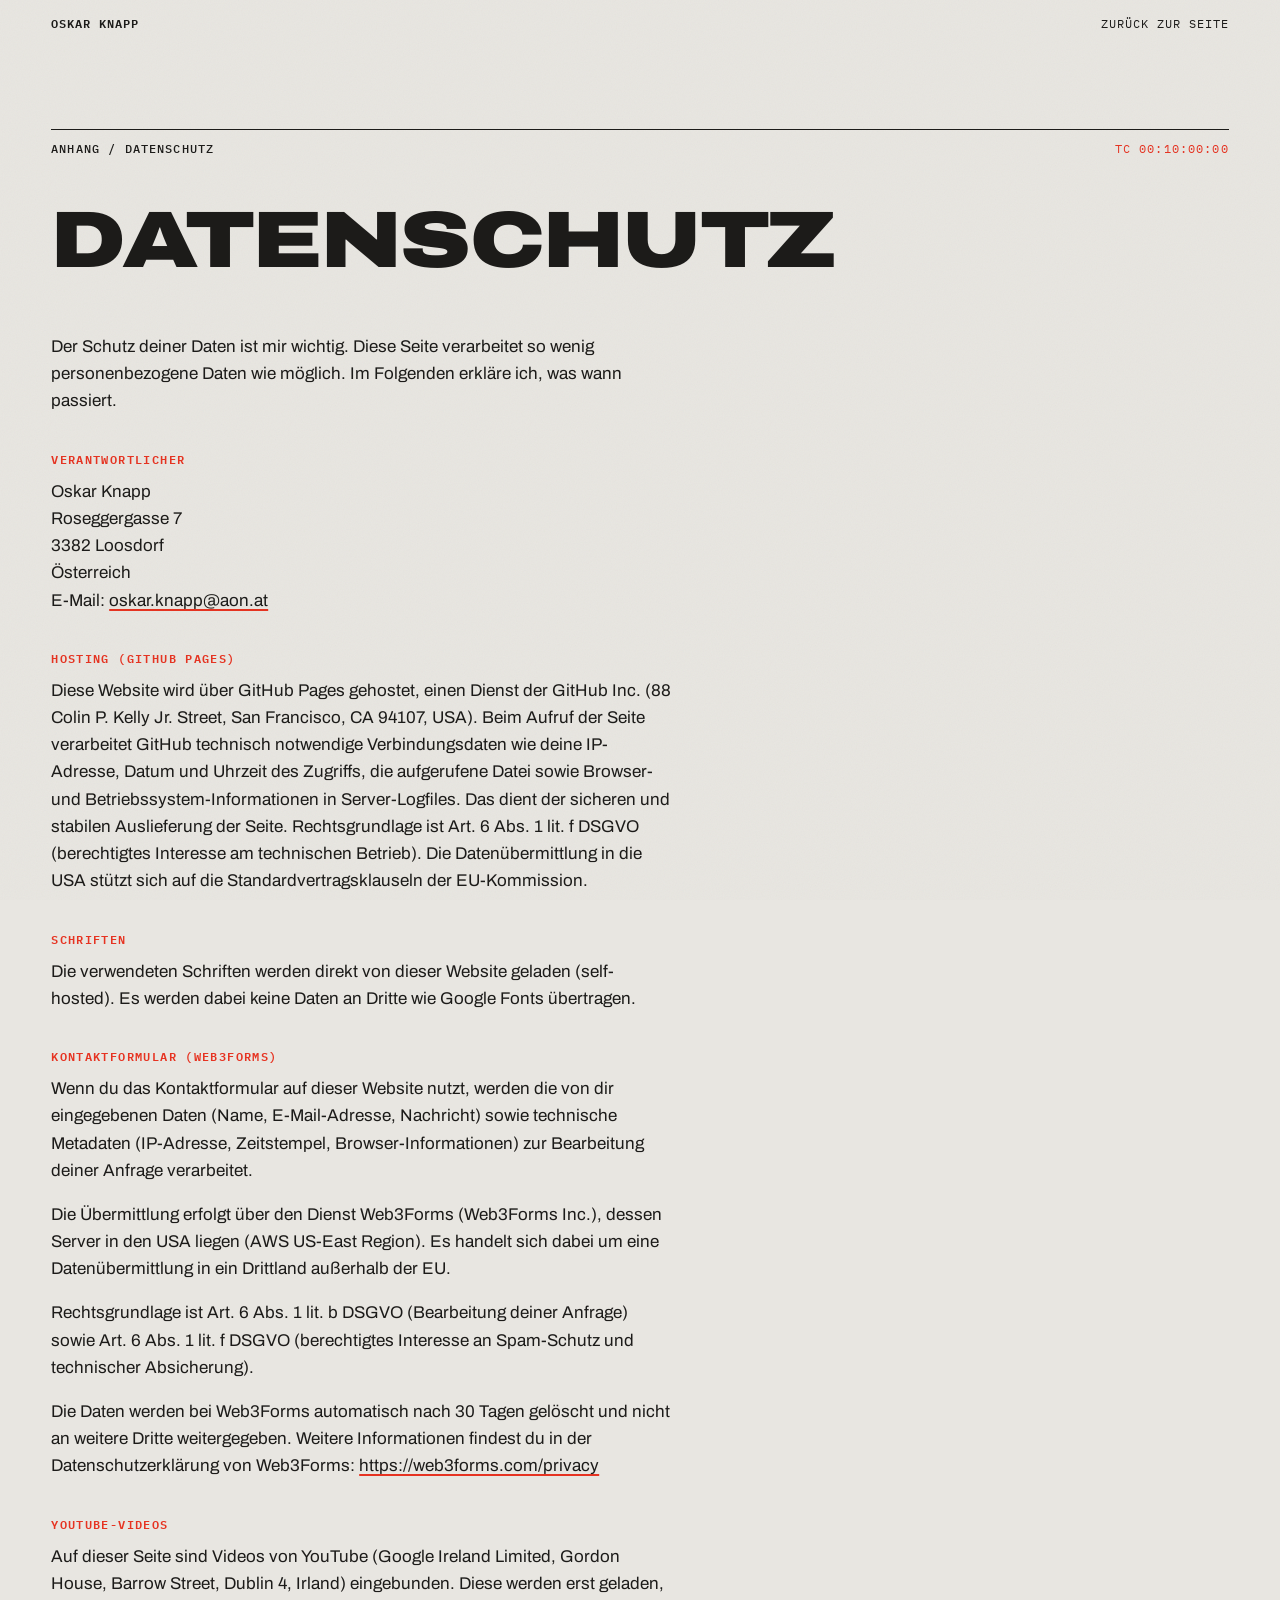
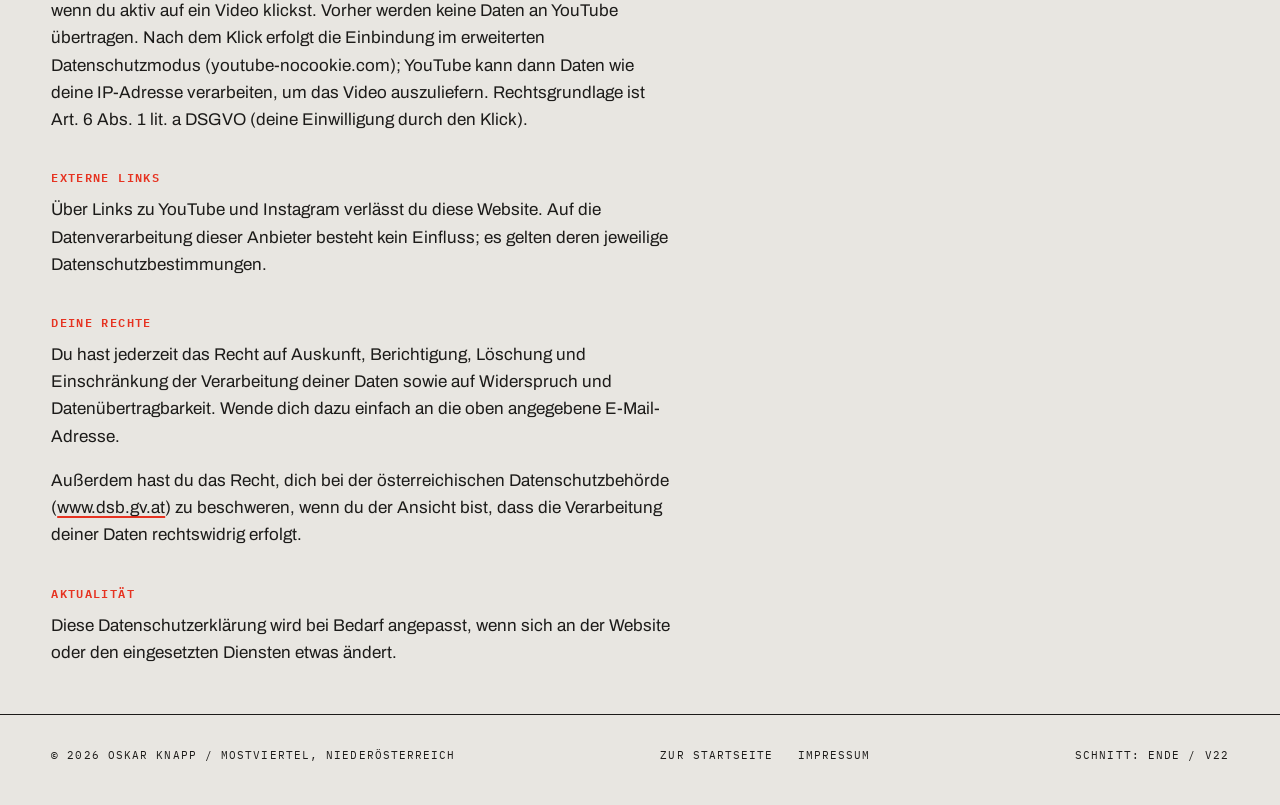
<file: datenschutz/index.html>
<!DOCTYPE html>
<html lang="de">
<head>
  <meta charset="UTF-8">
  <meta name="viewport" content="width=device-width, initial-scale=1.0">

  <title>Datenschutz / Oskar Knapp</title>
  <meta name="description" content="Datenschutzerklärung der Portfolio-Seite von Oskar Knapp.">
  <link rel="canonical" href="https://okmedia.at/datenschutz/">
  <meta name="theme-color" content="#E8E6E1">

  <link rel="icon" href="data:image/svg+xml,%3Csvg xmlns='http://www.w3.org/2000/svg' viewBox='0 0 64 64'%3E%3Crect width='64' height='64' fill='%23E63321'/%3E%3Ctext x='32' y='42' font-family='monospace' font-size='28' fill='%23E8E6E1' text-anchor='middle'%3EOK%3C/text%3E%3C/svg%3E">

  <link rel="stylesheet" href="../style.css?v=22">
</head>
<body>

  <header class="site-nav">
    <a class="nav-name" href="../">OSKAR&nbsp;KNAPP</a>
    <nav aria-label="Hauptnavigation">
      <a href="../">ZUR&Uuml;CK ZUR SEITE</a>
    </nav>
  </header>

  <main>
    <section class="scene scene--legal">
      <div class="scene-head">
        <span class="slug">ANHANG / DATENSCHUTZ</span>
        <span class="tc">TC&nbsp;00:10:00:00</span>
      </div>
      <h1 class="scene-title">DATENSCHUTZ</h1>

      <div class="legal-text">
        <p>Der Schutz deiner Daten ist mir wichtig. Diese Seite verarbeitet so wenig personenbezogene Daten wie möglich. Im Folgenden erkläre ich, was wann passiert.</p>

        <h2>Verantwortlicher</h2>
        <p>
          Oskar Knapp<br>
          Roseggergasse 7<br>
          3382 Loosdorf<br>
          Österreich<br>
          E-Mail: <a href="mailto:oskar.knapp@aon.at">oskar.knapp@aon.at</a>
        </p>

        <h2>Hosting (GitHub Pages)</h2>
        <p>Diese Website wird über GitHub Pages gehostet, einen Dienst der GitHub Inc. (88 Colin P. Kelly Jr. Street, San Francisco, CA 94107, USA). Beim Aufruf der Seite verarbeitet GitHub technisch notwendige Verbindungsdaten wie deine IP-Adresse, Datum und Uhrzeit des Zugriffs, die aufgerufene Datei sowie Browser- und Betriebssystem-Informationen in Server-Logfiles. Das dient der sicheren und stabilen Auslieferung der Seite. Rechtsgrundlage ist Art. 6 Abs. 1 lit. f DSGVO (berechtigtes Interesse am technischen Betrieb). Die Datenübermittlung in die USA stützt sich auf die Standardvertragsklauseln der EU-Kommission.</p>

        <h2>Schriften</h2>
        <p>Die verwendeten Schriften werden direkt von dieser Website geladen (self-hosted). Es werden dabei keine Daten an Dritte wie Google Fonts übertragen.</p>

        <h2>Kontaktformular (Web3Forms)</h2>
        <p>Wenn du das Kontaktformular auf dieser Website nutzt, werden die von dir eingegebenen Daten (Name, E-Mail-Adresse, Nachricht) sowie technische Metadaten (IP-Adresse, Zeitstempel, Browser-Informationen) zur Bearbeitung deiner Anfrage verarbeitet.</p>
        <p>Die Übermittlung erfolgt über den Dienst Web3Forms (Web3Forms Inc.), dessen Server in den USA liegen (AWS US-East Region). Es handelt sich dabei um eine Datenübermittlung in ein Drittland außerhalb der EU.</p>
        <p>Rechtsgrundlage ist Art. 6 Abs. 1 lit. b DSGVO (Bearbeitung deiner Anfrage) sowie Art. 6 Abs. 1 lit. f DSGVO (berechtigtes Interesse an Spam-Schutz und technischer Absicherung).</p>
        <p>Die Daten werden bei Web3Forms automatisch nach 30 Tagen gelöscht und nicht an weitere Dritte weitergegeben. Weitere Informationen findest du in der Datenschutzerklärung von Web3Forms: <a href="https://web3forms.com/privacy" target="_blank" rel="noopener">https://web3forms.com/privacy</a></p>

        <h2>YouTube-Videos</h2>
        <p>Auf dieser Seite sind Videos von YouTube (Google Ireland Limited, Gordon House, Barrow Street, Dublin 4, Irland) eingebunden. Diese werden erst geladen, wenn du aktiv auf ein Video klickst. Vorher werden keine Daten an YouTube übertragen. Nach dem Klick erfolgt die Einbindung im erweiterten Datenschutzmodus (youtube-nocookie.com); YouTube kann dann Daten wie deine IP-Adresse verarbeiten, um das Video auszuliefern. Rechtsgrundlage ist Art. 6 Abs. 1 lit. a DSGVO (deine Einwilligung durch den Klick).</p>

        <h2>Externe Links</h2>
        <p>Über Links zu YouTube und Instagram verlässt du diese Website. Auf die Datenverarbeitung dieser Anbieter besteht kein Einfluss; es gelten deren jeweilige Datenschutzbestimmungen.</p>

        <h2>Deine Rechte</h2>
        <p>Du hast jederzeit das Recht auf Auskunft, Berichtigung, Löschung und Einschränkung der Verarbeitung deiner Daten sowie auf Widerspruch und Datenübertragbarkeit. Wende dich dazu einfach an die oben angegebene E-Mail-Adresse.</p>
        <p>Außerdem hast du das Recht, dich bei der österreichischen Datenschutzbehörde (<a href="https://www.dsb.gv.at" target="_blank" rel="noopener">www.dsb.gv.at</a>) zu beschweren, wenn du der Ansicht bist, dass die Verarbeitung deiner Daten rechtswidrig erfolgt.</p>

        <h2>Aktualität</h2>
        <p>Diese Datenschutzerklärung wird bei Bedarf angepasst, wenn sich an der Website oder den eingesetzten Diensten etwas ändert.</p>
      </div>
    </section>
  </main>

  <footer class="site-footer">
    <span>&copy; 2026 OSKAR KNAPP / MOSTVIERTEL, NIEDERÖSTERREICH</span>
    <span class="footer-links">
      <a href="../">ZUR STARTSEITE</a>
      <a href="../impressum/">IMPRESSUM</a>
    </span>
    <span>SCHNITT: ENDE / V22</span>
  </footer>

</body>
</html>
</file>
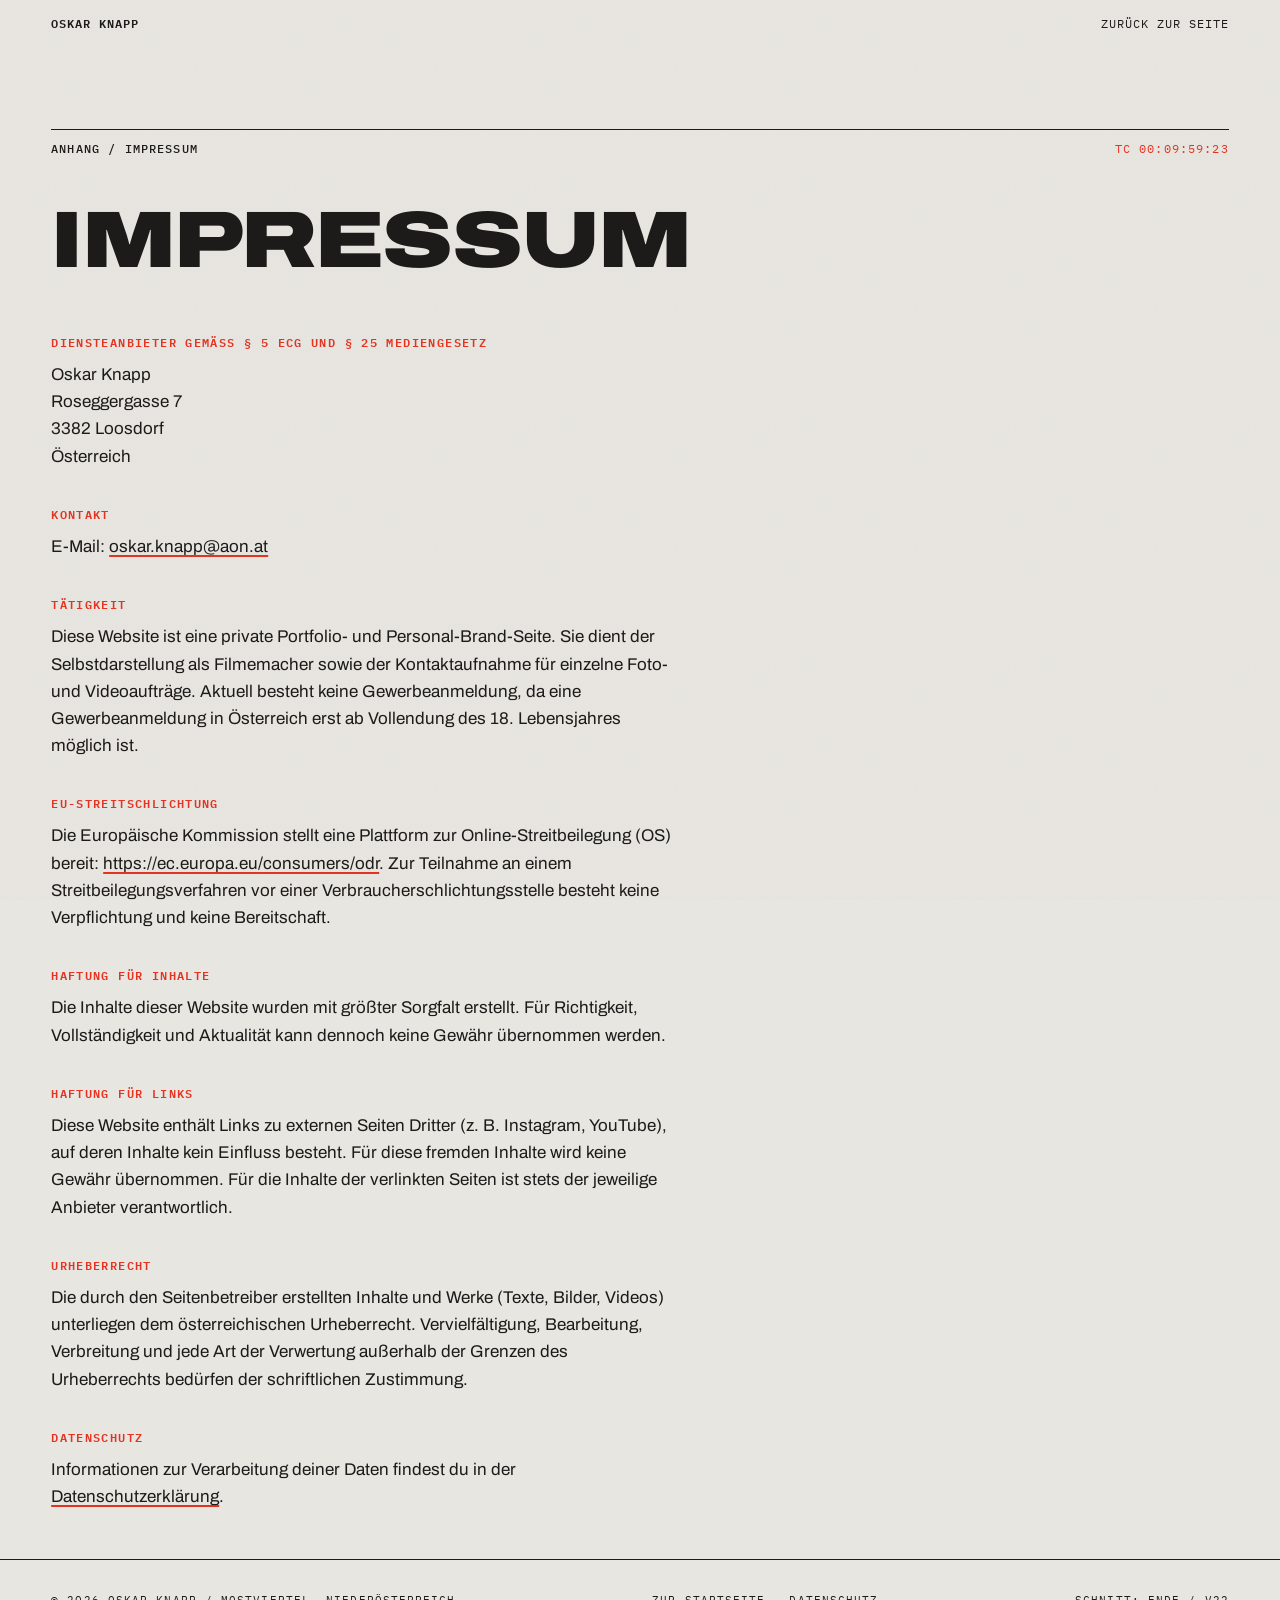
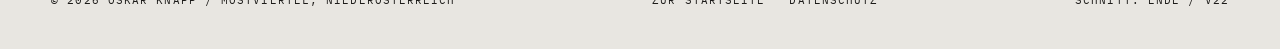
<file: impressum/index.html>
<!DOCTYPE html>
<html lang="de">
<head>
  <meta charset="UTF-8">
  <meta name="viewport" content="width=device-width, initial-scale=1.0">

  <title>Impressum / Oskar Knapp</title>
  <meta name="description" content="Impressum der Portfolio-Seite von Oskar Knapp, Filmemacher aus dem Mostviertel.">
  <link rel="canonical" href="https://okmedia.at/impressum/">
  <meta name="theme-color" content="#E8E6E1">

  <link rel="icon" href="data:image/svg+xml,%3Csvg xmlns='http://www.w3.org/2000/svg' viewBox='0 0 64 64'%3E%3Crect width='64' height='64' fill='%23E63321'/%3E%3Ctext x='32' y='42' font-family='monospace' font-size='28' fill='%23E8E6E1' text-anchor='middle'%3EOK%3C/text%3E%3C/svg%3E">

  <link rel="stylesheet" href="../style.css?v=22">
</head>
<body>

  <header class="site-nav">
    <a class="nav-name" href="../">OSKAR&nbsp;KNAPP</a>
    <nav aria-label="Hauptnavigation">
      <a href="../">ZUR&Uuml;CK ZUR SEITE</a>
    </nav>
  </header>

  <main>
    <section class="scene scene--legal">
      <div class="scene-head">
        <span class="slug">ANHANG / IMPRESSUM</span>
        <span class="tc">TC&nbsp;00:09:59:23</span>
      </div>
      <h1 class="scene-title">IMPRESSUM</h1>

      <div class="legal-text">
        <h2>Diensteanbieter gemäß § 5 ECG und § 25 Mediengesetz</h2>
        <p>
          Oskar Knapp<br>
          Roseggergasse 7<br>
          3382 Loosdorf<br>
          Österreich
        </p>

        <h2>Kontakt</h2>
        <p>E-Mail: <a href="mailto:oskar.knapp@aon.at">oskar.knapp@aon.at</a></p>

        <h2>Tätigkeit</h2>
        <p>Diese Website ist eine private Portfolio- und Personal-Brand-Seite. Sie dient der Selbstdarstellung als Filmemacher sowie der Kontaktaufnahme für einzelne Foto- und Videoaufträge. Aktuell besteht keine Gewerbeanmeldung, da eine Gewerbeanmeldung in Österreich erst ab Vollendung des 18. Lebensjahres möglich ist.</p>

        <h2>EU-Streitschlichtung</h2>
        <p>Die Europäische Kommission stellt eine Plattform zur Online-Streitbeilegung (OS) bereit: <a href="https://ec.europa.eu/consumers/odr" target="_blank" rel="noopener">https://ec.europa.eu/consumers/odr</a>. Zur Teilnahme an einem Streitbeilegungsverfahren vor einer Verbraucherschlichtungsstelle besteht keine Verpflichtung und keine Bereitschaft.</p>

        <h2>Haftung für Inhalte</h2>
        <p>Die Inhalte dieser Website wurden mit größter Sorgfalt erstellt. Für Richtigkeit, Vollständigkeit und Aktualität kann dennoch keine Gewähr übernommen werden.</p>

        <h2>Haftung für Links</h2>
        <p>Diese Website enthält Links zu externen Seiten Dritter (z.&nbsp;B. Instagram, YouTube), auf deren Inhalte kein Einfluss besteht. Für diese fremden Inhalte wird keine Gewähr übernommen. Für die Inhalte der verlinkten Seiten ist stets der jeweilige Anbieter verantwortlich.</p>

        <h2>Urheberrecht</h2>
        <p>Die durch den Seitenbetreiber erstellten Inhalte und Werke (Texte, Bilder, Videos) unterliegen dem österreichischen Urheberrecht. Vervielfältigung, Bearbeitung, Verbreitung und jede Art der Verwertung außerhalb der Grenzen des Urheberrechts bedürfen der schriftlichen Zustimmung.</p>

        <h2>Datenschutz</h2>
        <p>Informationen zur Verarbeitung deiner Daten findest du in der <a href="../datenschutz/">Datenschutzerklärung</a>.</p>
      </div>
    </section>
  </main>

  <footer class="site-footer">
    <span>&copy; 2026 OSKAR KNAPP / MOSTVIERTEL, NIEDERÖSTERREICH</span>
    <span class="footer-links">
      <a href="../">ZUR STARTSEITE</a>
      <a href="../datenschutz/">DATENSCHUTZ</a>
    </span>
    <span>SCHNITT: ENDE / V22</span>
  </footer>

</body>
</html>
</file>
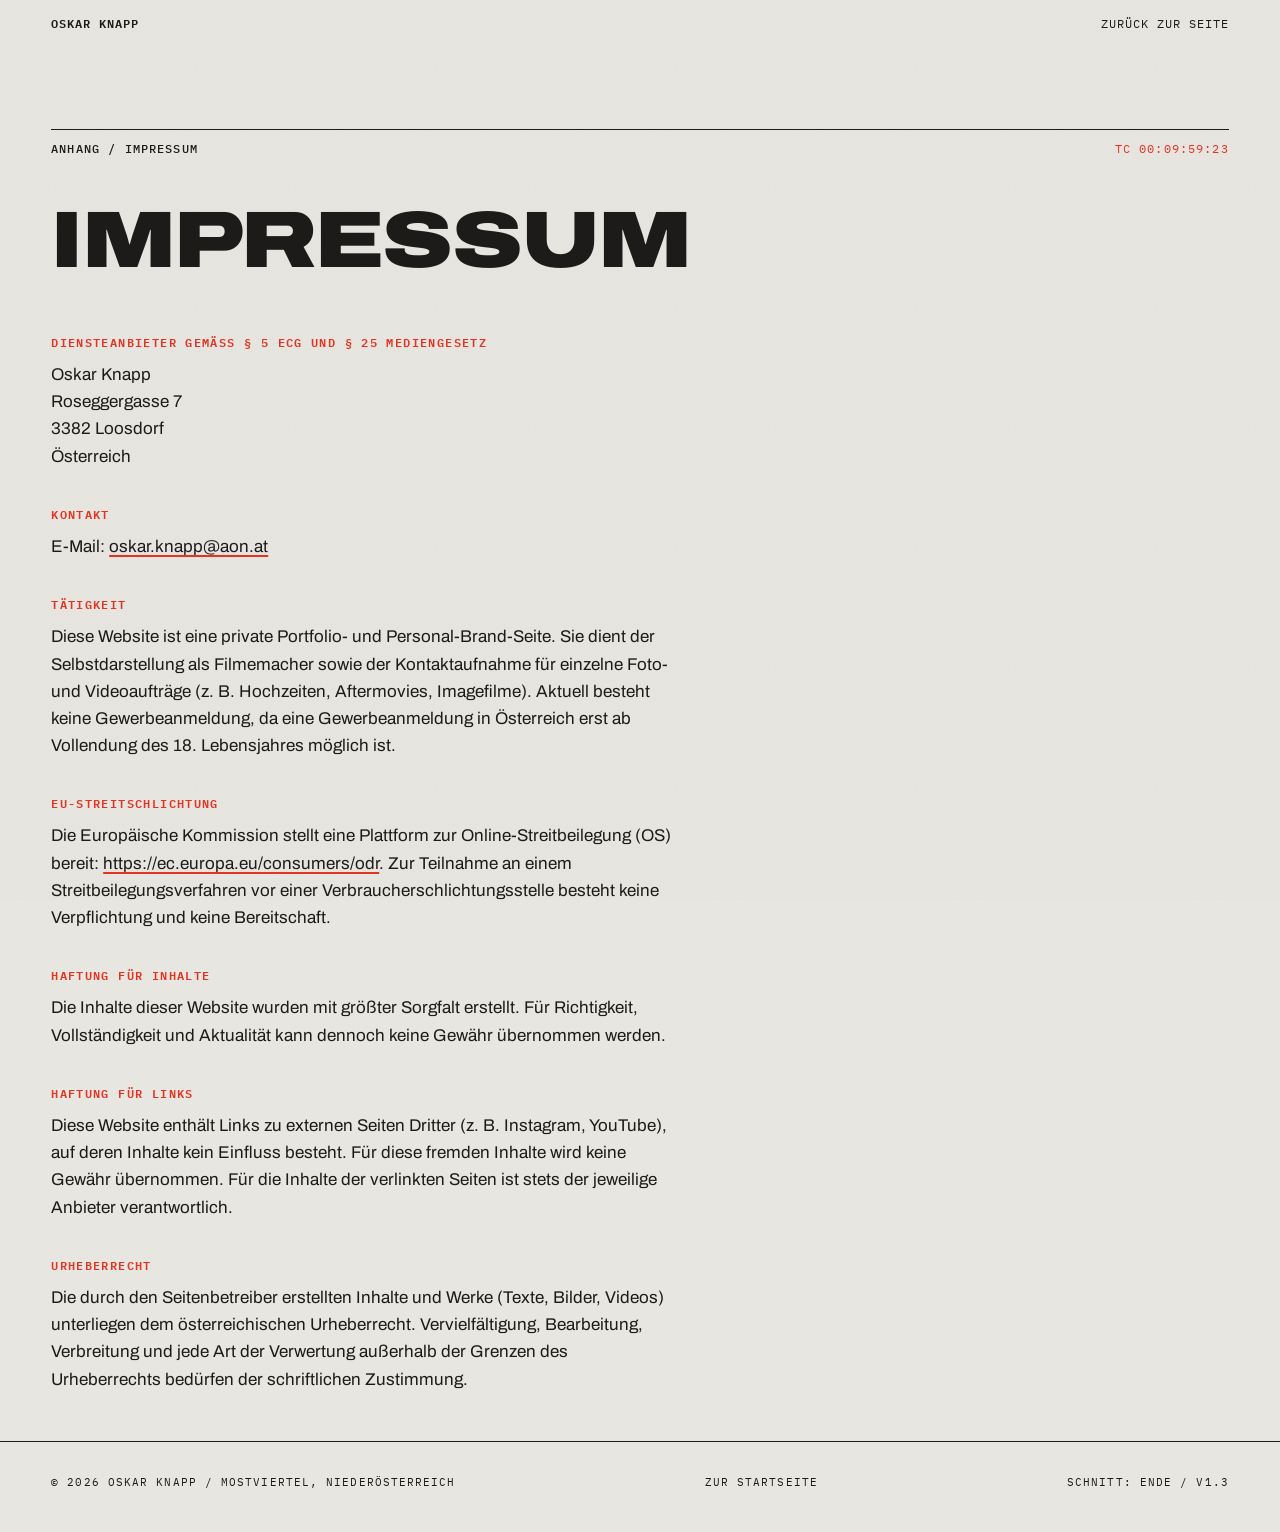
<file: impressum.html>
<!DOCTYPE html>
<html lang="de">
<head>
  <meta charset="UTF-8">
  <meta name="viewport" content="width=device-width, initial-scale=1.0">

  <title>Impressum / Oskar Knapp</title>
  <meta name="description" content="Impressum der Portfolio-Seite von Oskar Knapp, Filmemacher aus dem Mostviertel.">
  <meta name="theme-color" content="#E8E6E1">

  <!-- Favicon: identisch zur Startseite -->
  <link rel="icon" href="data:image/svg+xml,%3Csvg xmlns='http://www.w3.org/2000/svg' viewBox='0 0 64 64'%3E%3Crect width='64' height='64' fill='%23E63321'/%3E%3Ctext x='32' y='42' font-family='monospace' font-size='28' fill='%23E8E6E1' text-anchor='middle'%3EOK%3C/text%3E%3C/svg%3E">

  <link rel="preconnect" href="https://fonts.googleapis.com">
  <link rel="preconnect" href="https://fonts.gstatic.com" crossorigin>
  <link href="https://fonts.googleapis.com/css2?family=Archivo:wdth,wght@100..125,400..900&family=IBM+Plex+Mono:wght@400;500;600&display=swap" rel="stylesheet">

  <link rel="stylesheet" href="style.css">
</head>
<body>

  <header class="site-nav">
    <a class="nav-name" href="index.html">OSKAR&nbsp;KNAPP</a>
    <nav aria-label="Hauptnavigation">
      <a href="index.html">ZUR&Uuml;CK ZUR SEITE</a>
    </nav>
  </header>

  <main>
    <section class="scene scene--legal">
      <div class="scene-head">
        <span class="slug">ANHANG / IMPRESSUM</span>
        <span class="tc">TC&nbsp;00:09:59:23</span>
      </div>
      <h1 class="scene-title">IMPRESSUM</h1>

      <div class="legal-text">
        <h2>Diensteanbieter gemäß § 5 ECG und § 25 Mediengesetz</h2>
        <p>
          Oskar Knapp<br>
          Roseggergasse 7<br>
          3382 Loosdorf<br>
          Österreich
        </p>

        <h2>Kontakt</h2>
        <p>E-Mail: <a href="mailto:oskar.knapp@aon.at">oskar.knapp@aon.at</a></p>

        <h2>Tätigkeit</h2>
        <p>Diese Website ist eine private Portfolio- und Personal-Brand-Seite. Sie dient der Selbstdarstellung als Filmemacher sowie der Kontaktaufnahme für einzelne Foto- und Videoaufträge (z.&nbsp;B. Hochzeiten, Aftermovies, Imagefilme). Aktuell besteht keine Gewerbeanmeldung, da eine Gewerbeanmeldung in Österreich erst ab Vollendung des 18. Lebensjahres möglich ist.</p>

        <h2>EU-Streitschlichtung</h2>
        <p>Die Europäische Kommission stellt eine Plattform zur Online-Streitbeilegung (OS) bereit: <a href="https://ec.europa.eu/consumers/odr" target="_blank" rel="noopener">https://ec.europa.eu/consumers/odr</a>. Zur Teilnahme an einem Streitbeilegungsverfahren vor einer Verbraucherschlichtungsstelle besteht keine Verpflichtung und keine Bereitschaft.</p>

        <h2>Haftung für Inhalte</h2>
        <p>Die Inhalte dieser Website wurden mit größter Sorgfalt erstellt. Für Richtigkeit, Vollständigkeit und Aktualität kann dennoch keine Gewähr übernommen werden.</p>

        <h2>Haftung für Links</h2>
        <p>Diese Website enthält Links zu externen Seiten Dritter (z.&nbsp;B. Instagram, YouTube), auf deren Inhalte kein Einfluss besteht. Für diese fremden Inhalte wird keine Gewähr übernommen. Für die Inhalte der verlinkten Seiten ist stets der jeweilige Anbieter verantwortlich.</p>

        <h2>Urheberrecht</h2>
        <p>Die durch den Seitenbetreiber erstellten Inhalte und Werke (Texte, Bilder, Videos) unterliegen dem österreichischen Urheberrecht. Vervielfältigung, Bearbeitung, Verbreitung und jede Art der Verwertung außerhalb der Grenzen des Urheberrechts bedürfen der schriftlichen Zustimmung.</p>
      </div>
    </section>
  </main>

  <footer class="site-footer">
    <span>&copy; 2026 OSKAR KNAPP / MOSTVIERTEL, NIEDERÖSTERREICH</span>
    <a href="index.html">ZUR STARTSEITE</a>
    <span>SCHNITT: ENDE / V1.3</span>
  </footer>

</body>
</html>
</file>
<file: style.css>
@font-face {
  font-family: "Archivo";
  font-style: normal;
  font-weight: 100 900;
  font-stretch: 62.5% 125%;
  font-display: swap;
  src: url("assets/fonts/archivo-variable.woff2") format("woff2");
}
@font-face {
  font-family: "IBM Plex Mono";
  font-style: normal;
  font-weight: 400;
  font-display: swap;
  src: url("assets/fonts/ibm-plex-mono-400.woff2") format("woff2");
}
@font-face {
  font-family: "IBM Plex Mono";
  font-style: normal;
  font-weight: 500;
  font-display: swap;
  src: url("assets/fonts/ibm-plex-mono-500.woff2") format("woff2");
}
@font-face {
  font-family: "IBM Plex Mono";
  font-style: normal;
  font-weight: 600;
  font-display: swap;
  src: url("assets/fonts/ibm-plex-mono-600.woff2") format("woff2");
}

:root {
  --paper: #E8E6E1;
  --ink: #1C1B19;
  --red: #E63321;
  --mono: "IBM Plex Mono", ui-monospace, "SFMono-Regular", Menlo, Consolas, monospace;
  --display: "Archivo", "Helvetica Neue", Arial, sans-serif;
  --gutter: clamp(1rem, 4vw, 4rem);
}

*, *::before, *::after { box-sizing: border-box; }

html {
  background: var(--paper);
  scroll-behavior: smooth;
  scroll-padding-top: 5rem;
}

body {
  margin: 0;
  background: var(--paper);
  color: var(--ink);
  font-family: var(--display);
  font-weight: 400;
  font-size: 1.0625rem;
  line-height: 1.6;
  caret-color: var(--red);
  overflow-x: hidden;
}

::selection { background: var(--red); color: var(--paper); }

img { max-width: 100%; height: auto; display: block; }

h1, h2, h3 { margin: 0; font-family: var(--display); }

a { color: inherit; }

:focus-visible { outline: 2px solid var(--red); outline-offset: 3px; }

body::after {
  content: "";
  position: fixed;
  inset: 0;
  z-index: 9998;
  pointer-events: none;
  background-image: url("data:image/svg+xml,%3Csvg xmlns='http://www.w3.org/2000/svg' width='240' height='240'%3E%3Cfilter id='n'%3E%3CfeTurbulence type='fractalNoise' baseFrequency='0.85' numOctaves='2' stitchTiles='stitch'/%3E%3C/filter%3E%3Crect width='240' height='240' filter='url(%23n)'/%3E%3C/svg%3E");
  opacity: 0.05;
  mix-blend-mode: multiply;
}

.progress {
  position: fixed;
  top: env(safe-area-inset-top, 0px); left: 0;
  width: 100%; height: 4px;
  z-index: 9999;
  overflow: hidden;
  background: transparent;
}

.progress-fill {
  display: block;
  height: 100%;
  width: 0;
  background: var(--red);
  transition: width 120ms linear;
}

.site-nav {
  position: sticky;
  top: 0;
  display: flex;
  justify-content: space-between;
  align-items: baseline;
  gap: 1rem;
  padding: 0.9rem var(--gutter);
  font-family: var(--mono);
  font-size: 0.75rem;
  letter-spacing: 0.08em;
  z-index: 100;

  background: var(--paper);
}

.site-nav::before {
  content: "";
  position: absolute;
  left: 0;
  right: 0;
  bottom: 100%;
  height: 100vh;
  background: var(--paper);
  pointer-events: none;
}

.site-nav a { text-decoration: none; }

.site-nav nav { display: flex; gap: clamp(0.8rem, 2.5vw, 2rem); flex-wrap: wrap; }

.site-nav nav a:hover,
.site-nav nav a:focus-visible { color: var(--red); }

.nav-name { font-weight: 600; }
.nav-name:hover { color: var(--red); }

.nav-burger { display: none; }

body.menu-open { overflow: hidden; }

.scene {
  position: relative;
  padding: clamp(1.25rem, 3.5vh, 2.5rem) var(--gutter);
  max-width: 90rem;
  margin: 0 auto;
}

.scene--projekte { padding-top: clamp(2rem, 5vh, 3.5rem); }

.scene-head {
  display: flex;
  justify-content: space-between;
  align-items: baseline;
  gap: 1rem;
  flex-wrap: wrap;
  border-top: 1px solid var(--ink);
  padding-top: 0.6rem;
  margin-bottom: clamp(2rem, 5vh, 3.5rem);
  font-family: var(--mono);
  font-size: 0.72rem;
  letter-spacing: 0.1em;
}

.slug { font-weight: 500; }

.tc {
  color: var(--red);
  font-variant-numeric: tabular-nums;
  white-space: nowrap;
}

.scene-title {
  font-weight: 900;
  font-stretch: 125%;
  font-size: clamp(2.6rem, 8vw, 6.5rem);
  line-height: 0.95;
  letter-spacing: -0.02em;
  text-transform: uppercase;
  margin-bottom: clamp(2.5rem, 6vh, 5rem);
}

.scene-title--wrap {
  hyphens: manual;
  overflow-wrap: break-word;
}

.char { display: inline-block; }

.sr-only {
  position: absolute;
  width: 1px;
  height: 1px;
  padding: 0;
  margin: -1px;
  overflow: hidden;
  clip: rect(0, 0, 0, 0);
  white-space: nowrap;
  border: 0;
}

.mono-label {
  font-family: var(--mono);
  font-size: 0.72rem;
  letter-spacing: 0.1em;
  margin: 0.6rem 0 0;
}

.scene--hero {
  padding-top: clamp(3rem, 9vh, 6rem);
  min-height: 100svh;
  display: flex;
  flex-direction: column;
  justify-content: flex-start;
}

.hero-name {
  font-weight: 900;
  font-stretch: 125%;
  font-size: clamp(4rem, 16vw, 13rem);
  line-height: 0.85;
  letter-spacing: -0.03em;
  text-transform: uppercase;
  position: relative;
  z-index: 2;
  margin-bottom: 0.15em;
  pointer-events: none;
}

.hero-line { display: block; }

.hero-line--offset {
  margin-left: clamp(2rem, 12vw, 12rem);
  color: transparent;
  -webkit-text-stroke: 2px var(--ink);
}

.hero-frame {
  margin: 0;
  position: relative;
}

.hero-frame img,
.hero-frame video {
  display: block;
  width: 100%;
  height: auto;
  aspect-ratio: 16 / 9;
  object-fit: cover;
  background: #181714;
}

.hero-statement {
  position: relative;
  z-index: 2;
  display: inline-block;
  align-self: flex-start;
  margin: -1.6em 0 0 clamp(0.5rem, 6vw, 6rem);
  padding: 0.55em 0.9em;
  background: var(--ink);
  color: var(--paper);
  border-left: 6px solid var(--red);
  font-weight: 700;
  font-size: clamp(1.05rem, 2.6vw, 1.9rem);
  line-height: 1.3;
  transform-origin: 0% 100%;
  max-width: 34ch;
}

.hero-sub {
  font-family: var(--mono);
  font-size: 0.85rem;
  line-height: 1.7;
  max-width: 46ch;
  margin: 1.8rem 0 0 clamp(0.5rem, 6vw, 6rem);
}

.scroll-hint {
  font-family: var(--mono);
  font-size: 0.72rem;
  letter-spacing: 0.2em;
  color: var(--red);
  text-decoration: none;
  margin-top: auto;
  padding-top: 3rem;
  align-self: center;
}

.scroll-hint:hover { text-decoration: underline; }

.projects {
  display: grid;
  grid-template-columns: repeat(2, 1fr);
  gap: clamp(2.5rem, 5vh, 3.5rem) clamp(1.5rem, 3vw, 2.5rem);
}

.project { position: relative; }

.award {
  position: absolute;
  top: -0.9rem;
  left: 1rem;
  z-index: 4;
  pointer-events: none;
  background: var(--red);
  color: var(--paper);
  font-family: var(--mono);
  font-size: 0.68rem;
  font-weight: 600;
  letter-spacing: 0.1em;
  padding: 0.4em 0.8em;
}

.embed {
  position: relative;
  overflow: hidden;
  background: var(--ink);
  aspect-ratio: 16 / 9;
}

.embed-thumb {
  width: 100%;
  height: 100%;
  object-fit: cover;
  transition: transform 400ms ease-out;
}

.project:hover .embed-thumb,
.journey-item:hover .embed-thumb { transform: scale(1.03); }

.embed-play {
  position: absolute;
  inset: 0;
  width: 100%;
  height: 100%;
  display: flex;
  align-items: center;
  justify-content: center;
  padding: 0;
  border: 0;
  background: none;
  cursor: pointer;
  z-index: 3;
  -webkit-tap-highlight-color: transparent;
}

.embed-play svg {
  width: clamp(48px, 12%, 68px);
  height: auto;
  filter: drop-shadow(0 2px 8px rgba(0, 0, 0, 0.35));
  transition: transform 200ms ease-out;
}

.embed-play .yt-bg { fill: var(--red); }
.embed-play .yt-tri { fill: var(--paper); }

.embed-play:hover svg,
.embed-play:focus-visible svg { transform: scale(1.08); }

.embed-play--msg {
  background: color-mix(in srgb, var(--ink) 72%, transparent);
  color: var(--paper);
  font-family: var(--mono);
  font-size: 0.72rem;
  font-weight: 600;
  letter-spacing: 0.1em;
}

.embed iframe {
  position: absolute;
  inset: 0;
  width: 100%;
  height: 100%;
  border: 0;
}

.embed--loading iframe { visibility: hidden; }

.project-info { margin-top: 1.1rem; }

.project-title {
  font-weight: 900;
  font-stretch: 125%;
  font-size: clamp(1.4rem, 3vw, 2.2rem);
  text-transform: uppercase;
  letter-spacing: -0.01em;
}

.project-meta {
  font-family: var(--mono);
  font-size: 0.7rem;
  letter-spacing: 0.12em;
  color: var(--red);
  margin: 0.4rem 0 0.6rem;
}

.project-desc {
  margin: 0;
  max-width: 44ch;
  font-size: 0.95rem;
}

.gallery-grid {
  columns: clamp(220px, 24vw, 300px);
  column-gap: clamp(0.4rem, 1vw, 0.7rem);
}

.gallery-item {
  margin: 0 0 clamp(0.4rem, 1vw, 0.7rem);
  break-inside: avoid;
  overflow: hidden;
  background: var(--ink);
  line-height: 0;
}

.gallery-item picture { display: contents; }

.gallery-item img {
  width: 100%;
  height: auto;
  display: block;
  transition: transform 400ms ease-out;
}

.gallery-item:hover img { transform: scale(1.04); }

.gallery-grid.is-justified {
  columns: auto;
  display: flex;
  flex-wrap: wrap;
  gap: clamp(0.4rem, 1vw, 0.7rem);
}

.gallery-grid.is-justified .gallery-item {
  margin: 0;
  break-inside: auto;
}

.gallery-grid.is-justified .gallery-item img {
  height: 100%;
}

.about-grid {
  display: grid;
  grid-template-columns: repeat(12, 1fr);
  gap: 2rem 2vw;
  position: relative;
}

.about-portrait {
  grid-column: 1 / 6;
  margin: 0;

  position: relative;
  z-index: 2;
}

.about-portrait img { aspect-ratio: 3 / 4; object-fit: cover; }

.about-text {
  grid-column: 7 / 12;
  position: relative;
  z-index: 3;
  padding-top: 1rem;
}

.about-text p {
  max-width: 52ch;
  margin: 0 0 1.2em;
}

.about-number {
  position: absolute;
  right: -0.06em;
  bottom: -0.2em;
  font-weight: 900;
  font-stretch: 125%;
  font-size: clamp(6rem, 18vw, 16rem);
  line-height: 1;
  color: transparent;
  -webkit-text-stroke: 2px var(--red);
  pointer-events: none;
  z-index: 1;
}

.journey-intro {
  font-size: clamp(1.05rem, 2vw, 1.35rem);
  max-width: 52ch;
  margin: 0 0 3rem;
}

.journey-grid {
  display: grid;
  grid-template-columns: repeat(12, 1fr);
  gap: 2rem 2vw;
}

.journey-item { grid-column: span 4; margin: 0; }
.journey-item--down { margin-top: 3rem; }
.journey-item--lower { margin-top: 6rem; }

.journey-cta {
  display: inline-block;
  margin-top: 3rem;
  font-family: var(--mono);
  font-size: 0.8rem;
  font-weight: 600;
  letter-spacing: 0.12em;
  color: var(--paper);
  background: var(--red);
  padding: 0.9em 1.4em;
  text-decoration: none;
  transition: background 200ms ease-out;
}

.journey-cta:hover { background: var(--ink); }

.work-intro { max-width: 48ch; margin: 0 0 2.5rem; }

.work-list {
  list-style: none;
  margin: 0;
  padding: 0;
  max-width: 44rem;
}

.work-list li {
  display: flex;
  align-items: baseline;
  gap: 1.5rem;
  padding: 1rem 0;
  border-top: 1px solid var(--ink);
  font-weight: 900;
  font-stretch: 125%;
  font-size: clamp(1.2rem, 3vw, 2rem);
  letter-spacing: -0.01em;
}

.work-list li:last-child { border-bottom: 1px solid var(--ink); }

.work-index {
  font-family: var(--mono);
  font-size: 0.72rem;
  font-weight: 500;
  color: var(--red);
  letter-spacing: 0.1em;
}

.work-note {
  font-family: var(--mono);
  font-size: 0.8rem;
  margin: 2.5rem 0 0;
  max-width: 52ch;
}

.faq {
  margin-top: clamp(2.5rem, 6vh, 4rem);
  max-width: 60ch;
}

.faq-item {
  padding: 1.2rem 0;
  border-top: 1px solid var(--ink);
}

.faq-item:last-child { border-bottom: 1px solid var(--ink); }

.faq-q {
  font-family: var(--mono);
  font-size: 0.85rem;
  font-weight: 600;
  letter-spacing: 0.04em;
  margin: 0 0 0.5rem;
}

.faq-q::before {
  content: "F / ";
  color: var(--red);
}

.faq-a {
  margin: 0;
  font-size: 0.98rem;
  max-width: 54ch;
}

.contact-grid {
  display: grid;
  grid-template-columns: repeat(12, 1fr);
  gap: 2rem 2vw;
}

.contact-intro {
  grid-column: 1 / 5;
  font-size: clamp(1.05rem, 2vw, 1.35rem);
  margin: 0;
}

.contact-form { grid-column: 5 / 12; }

.botcheck { display: none; }

.field { margin-bottom: 1.4rem; }

.field label {
  display: block;
  font-family: var(--mono);
  font-size: 0.7rem;
  letter-spacing: 0.12em;
  margin-bottom: 0.4rem;
}

.field input,
.field textarea {
  width: 100%;
  background: transparent;
  border: 1px solid var(--ink);
  border-radius: 0;
  padding: 0.8em;
  font-family: var(--mono);
  font-size: 1rem;
  color: var(--ink);
}

.field textarea { resize: none; }

.field input:focus-visible,
.field textarea:focus-visible {
  outline: 2px solid var(--red);
  outline-offset: 0;
  border-color: var(--red);
}

.submit {
  font-family: var(--mono);
  font-size: 0.8rem;
  font-weight: 600;
  letter-spacing: 0.12em;
  color: var(--paper);
  background: var(--red);
  border: 0;
  padding: 0.9em 1.6em;
  cursor: pointer;
  transition: background 200ms ease-out;
}

.submit:hover { background: var(--ink); }
.submit:disabled { opacity: 0.6; cursor: wait; }

.form-status {
  font-family: var(--mono);
  font-size: 0.78rem;
  letter-spacing: 0.06em;
  margin: 1rem 0 0;
  min-height: 1.2em;
}

.form-status[data-state="error"] { color: var(--red); }

.contact-links {
  grid-column: 1 / 12;
  display: flex;
  flex-wrap: wrap;
  gap: 1rem 3rem;
  margin-top: 3rem;
  font-family: var(--mono);
  font-size: 0.75rem;
  letter-spacing: 0.1em;
}

.contact-links a {
  display: inline-flex;
  align-items: center;
  gap: 0.6em;
  text-decoration: none;
  border-bottom: 2px solid var(--red);
  padding-bottom: 0.2em;
}

.contact-links a:hover { color: var(--red); }

.contact-icon {
  width: 1.15em;
  height: 1.15em;
  flex: none;
  color: var(--red);
}

.contact-links a:hover .contact-icon { color: var(--ink); }

.site-footer {
  display: flex;
  justify-content: space-between;
  gap: 1rem 2rem;
  flex-wrap: wrap;
  padding: 2rem var(--gutter) calc(2.5rem + env(safe-area-inset-bottom, 0px));
  border-top: 1px solid var(--ink);
  font-family: var(--mono);
  font-size: 0.68rem;
  letter-spacing: 0.1em;
}

.site-footer a { text-decoration: none; }
.site-footer a:hover { color: var(--red); }

.footer-links { display: flex; gap: 1.5rem; flex-wrap: wrap; }

.scene--legal { padding-top: clamp(3rem, 9vh, 6rem); }

.scene--legal .scene-title {
  font-size: clamp(1.8rem, 8vw, 5rem);
  overflow-wrap: break-word;
}

.legal-text { max-width: 62ch; }

.legal-text h2 {
  font-family: var(--mono);
  font-size: 0.72rem;
  font-weight: 600;
  letter-spacing: 0.12em;
  text-transform: uppercase;
  color: var(--red);
  margin: 2.2rem 0 0.6rem;
}

.legal-text p { margin: 0 0 1em; }

.legal-text a {
  text-decoration-color: var(--red);
  text-decoration-thickness: 2px;
  text-underline-offset: 0.2em;
  word-break: break-word;
}

.legal-text a:hover { color: var(--red); }

@media (max-width: 800px) {
  .site-nav {
    flex-direction: column;
    align-items: flex-start;
    gap: 0.55rem;
    padding: 0.8rem 1rem;
    font-size: 0.66rem;
  }

  .site-nav nav {
    width: 100%;
    justify-content: space-between;
    gap: 0.4rem;
    flex-wrap: nowrap;
    letter-spacing: 0.04em;
  }

  .site-nav a { padding: 0.15em 0; }

  .site-nav.has-burger {
    flex-direction: row;
    align-items: center;
    justify-content: space-between;
    gap: 1rem;
  }

  .site-nav.has-burger .nav-name { position: relative; z-index: 2; }

  .nav-burger {
    display: block;
    position: relative;
    z-index: 2;
    padding: 12px;
    margin: -12px -12px -12px 0;
    background: none;
    border: 0;
    cursor: pointer;
    -webkit-tap-highlight-color: transparent;
  }

  .nav-burger span {
    display: block;
    width: 22px;
    height: 2px;
    background: var(--ink);
    transition: transform 200ms ease, opacity 150ms ease;
  }

  .nav-burger span + span { margin-top: 5px; }

  .site-nav.is-open .nav-burger span:nth-child(1) { transform: translateY(7px) rotate(45deg); }
  .site-nav.is-open .nav-burger span:nth-child(2) { opacity: 0; }
  .site-nav.is-open .nav-burger span:nth-child(3) { transform: translateY(-7px) rotate(-45deg); }

  .site-nav.has-burger nav {
    position: fixed;
    inset: 0;
    height: 100vh;
    height: 100svh;
    z-index: 1;
    display: none;
    flex-direction: column;
    justify-content: center;
    align-items: center;
    gap: clamp(1.6rem, 5.5vh, 2.6rem);
    width: auto;
    flex-wrap: nowrap;
    background: transparent;
    padding: calc(4.5rem + env(safe-area-inset-top, 0px)) 1.5rem calc(3rem + env(safe-area-inset-bottom, 0px));
    counter-reset: navi;
  }

  .site-nav.has-burger nav::before {
    content: "";
    position: fixed;
    top: 0;
    left: 0;
    right: 0;
    bottom: -25vh;
    background: var(--paper);
    z-index: -1;
  }

  .site-nav.is-open nav { display: flex; }

  .site-nav.has-burger nav a {
    font-size: 1rem;
    font-weight: 600;
    letter-spacing: 0.16em;
    padding: 0.5em 1em;
  }

  .site-nav.has-burger nav a::before {
    counter-increment: navi;
    content: "0" counter(navi) " / ";
    color: var(--red);
    font-weight: 500;
  }

  .site-nav.has-burger nav a:last-child {
    border: 1px solid var(--red);
    margin-top: 0.5rem;
  }

  html { scroll-padding-top: 6.5rem; }

  .hero-name { margin-bottom: 0.15em; }

  .projects { grid-template-columns: 1fr; }

  .about-portrait {
    grid-column: 1 / -1;
    margin-top: 0;
    max-width: 22rem;
  }

  .about-text { grid-column: 1 / -1; }

  .about-number { font-size: 6rem; bottom: -0.4em; }

  .journey-item,
  .journey-item--down,
  .journey-item--lower {
    grid-column: 1 / -1;
    margin-top: 0;
  }

  .contact-intro,
  .contact-form,
  .contact-links { grid-column: 1 / -1; }

  .hero-statement { margin-left: 0; }
  .hero-sub { margin-left: 0; }
}

@media (prefers-reduced-motion: reduce) {
  html { scroll-behavior: auto; }

  *, *::before, *::after {
    animation: none !important;
    transition: none !important;
  }
}
</file>
